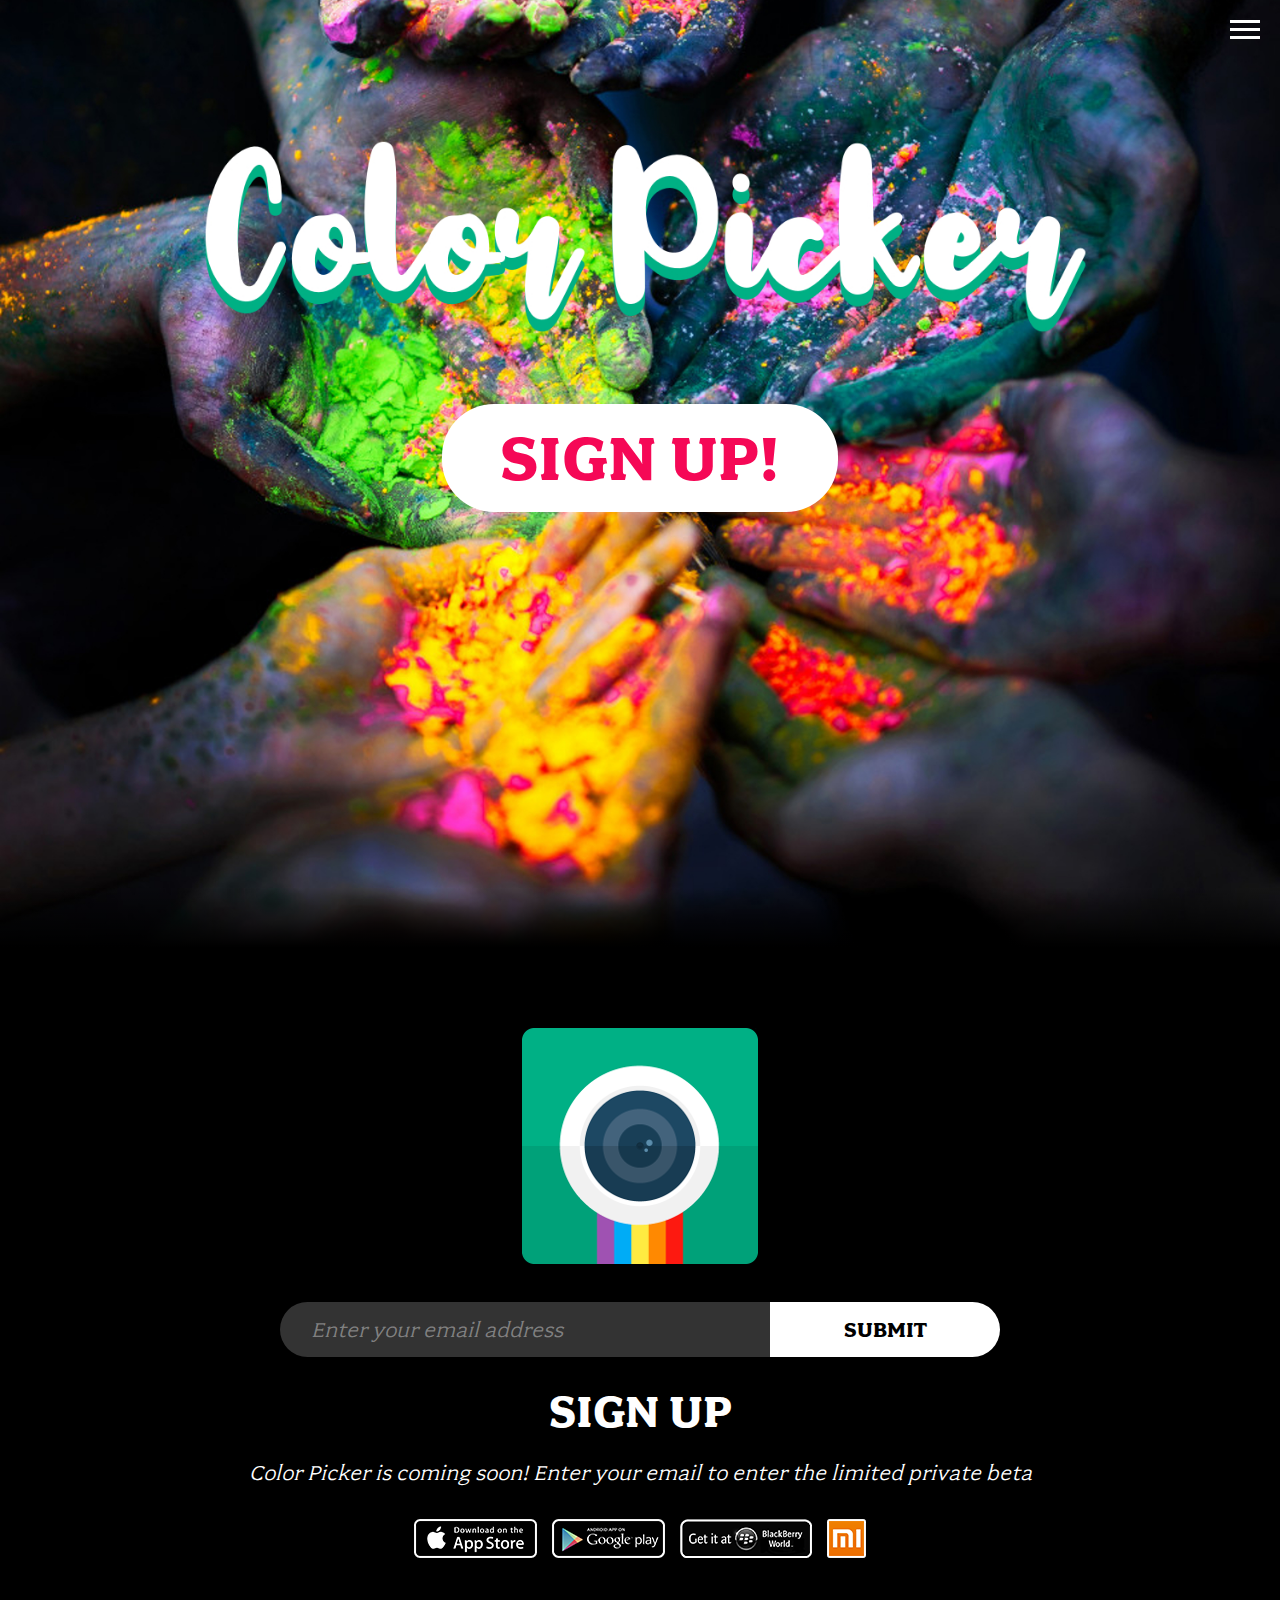
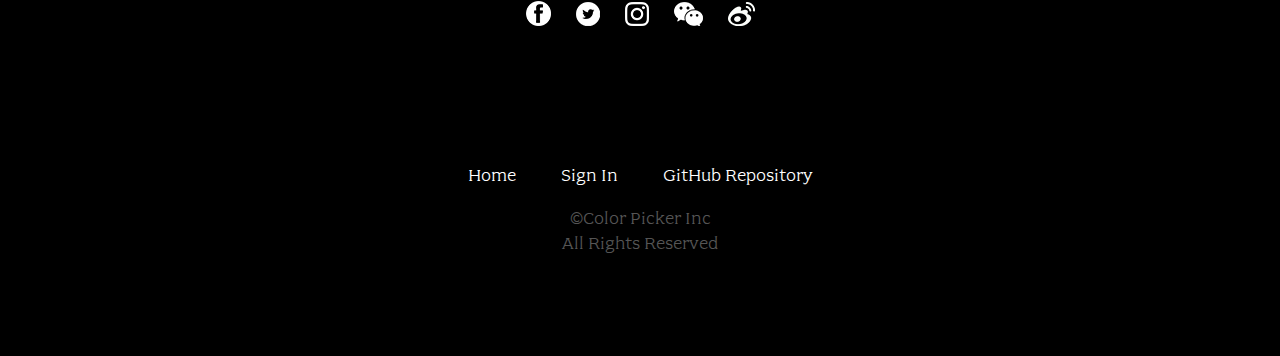
<file: WebInterface/index.html>
<!doctype html>
<html class="no-js" lang="">
<head>
  <meta charset="utf-8">
  <meta name="description" content="">
  <meta name="viewport" content="width=device-width, initial-scale=1">
  <title>Color Picker</title>

  <link rel="stylesheet" href="css/font.css">
  <link rel="stylesheet" href="css/main.css">

  <script src="js/vendor/modernizr.js"></script>
</head>
<body class="page-home">

  <header class="site-header">
    <h1 class="title">Color Picker</h1>
    <nav class="site-nav">
      <ul>
        <li><a href="index.html">Home</a></li>
        <li><a href="signin.html">Sign In</a></li>
        <li><a href="https://github.com/skambuilds/ColorPicker.git">GitHub Repository</a></li>
      </ul>
    </nav>
    <button type="button" class="btn-menu"><span>Menu</span></button>
    <a class="home-button" href="register.html">Sign Up!</a>
  </header>   

  <section class="home-sign-up">
    <div class="row column">
      <img class="icon-w" src="images/wr-home-W.png">

      <form onsubmit="javascript:void(0);">
        <input type="email" placeholder="Enter your email address">
        <button type="button">Submit</button>
      </form>

      <h2 class="section-title">Sign Up</h2>

      <p class="content">Color Picker is coming soon! Enter your email to enter the limited private beta</p>

      <div class="apps">
        <a class="app-icon" href=""><img src="images/wr-home-apple.png"></a>
        <a class="app-icon" href=""><img src="images/wr-home-google.png"></a>
        <a class="app-icon" href=""><img src="images/wr-home-blackberry.png"></a>
        <a class="app-icon" href=""><img src="images/wr-home-Xiaomi.png"></a>
      </div>

      <div class="social">
        <a class="icon-fb" href="">Facebook</a>
        <a class="icon-tw" href="">Twitter</a>
        <a class="icon-ig" href="">Instagram</a>
        <a class="icon-wc" href="">Wechat</a>
        <a class="icon-wb" href="">Weibo</a>
      </div>
    </div>
  </section>  

  <footer class="site-footer">
    <div class="row column">
      <nav class="footer-nav">
        <ul>
          <li><a href="index.html">Home</a></li>
          <li><a href="signin.html">Sign In</a></li>
          <li><a href="https://github.com/skambuilds/ColorPicker.git">GitHub Repository</a></li>
        </ul>
      </nav>
    </div>

    <div class="row column">
      <div class="footer-legal">
        &copy;Color Picker Inc<br>
        All Rights Reserved
      </div>
    </div>
  </footer>

  <script src="js/vendor.js"></script>

  <script src="js/main.js"></script>
</body>
</html>
</file>
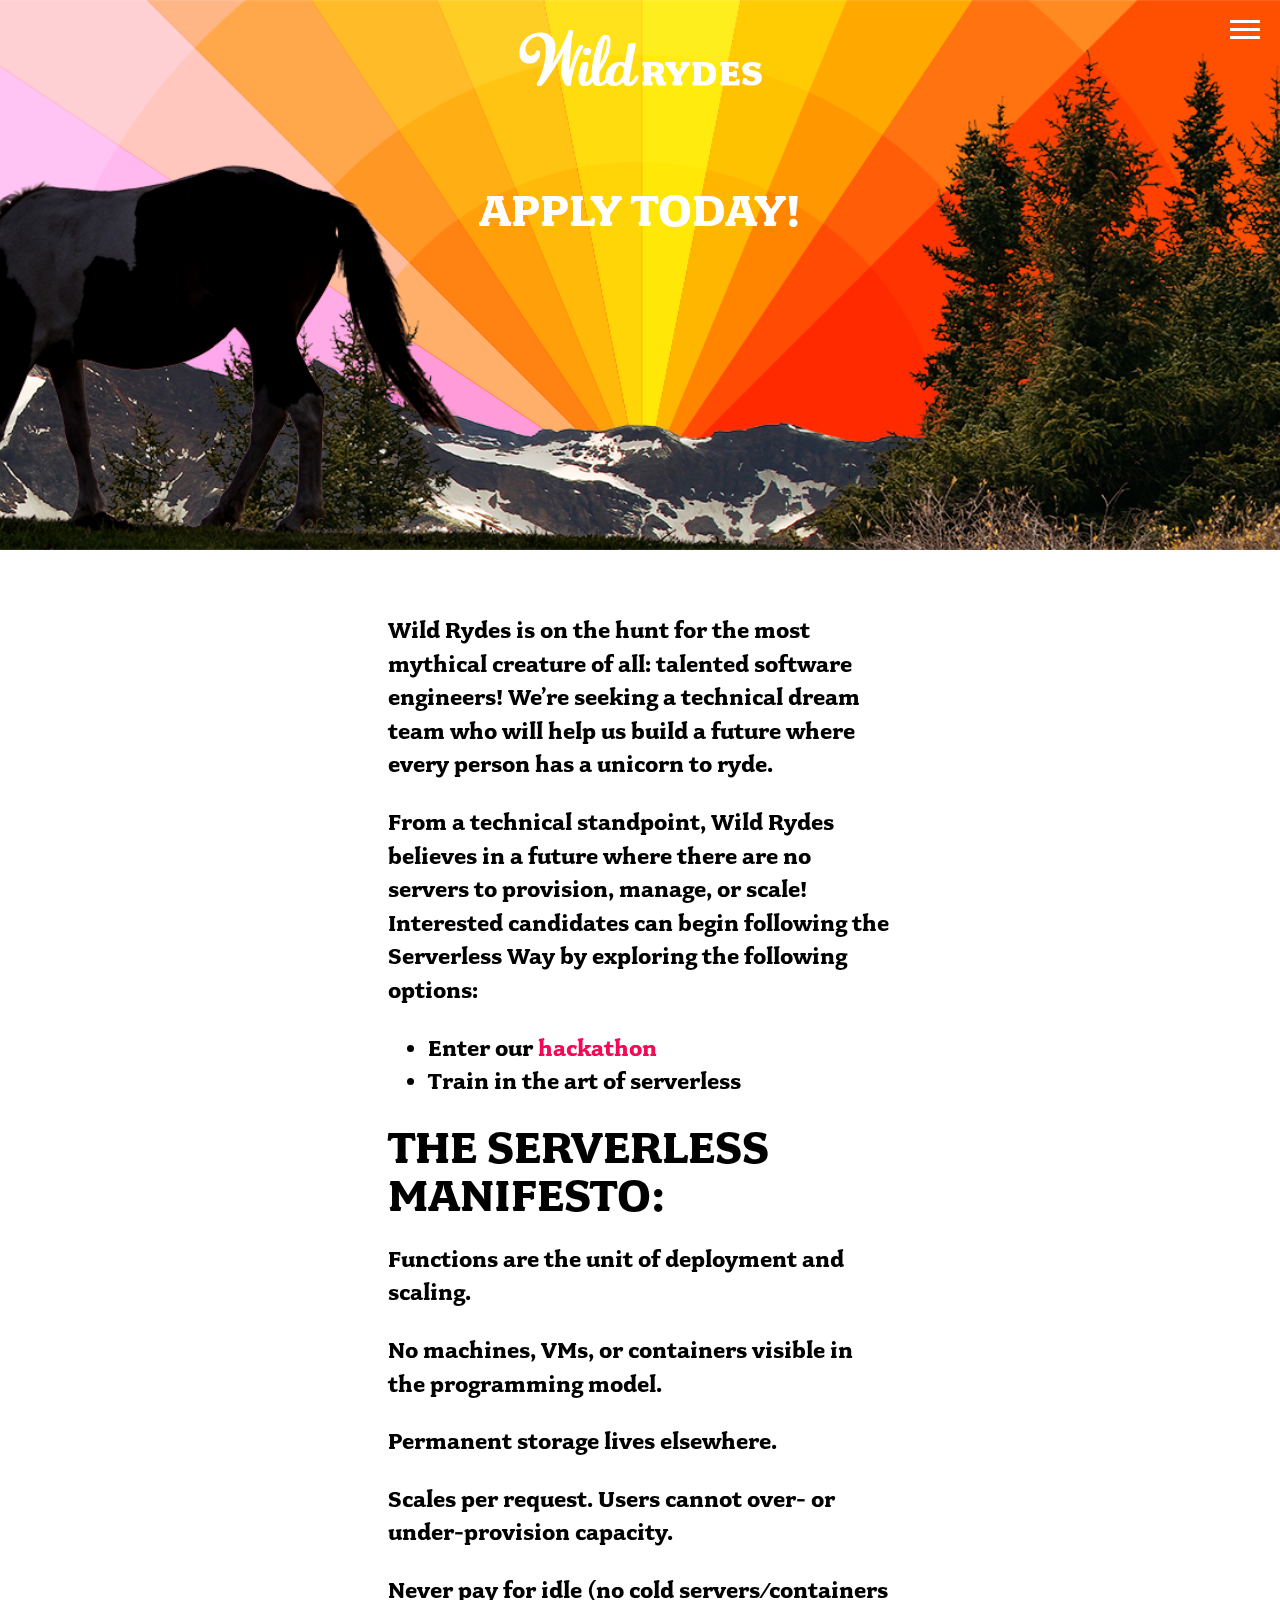
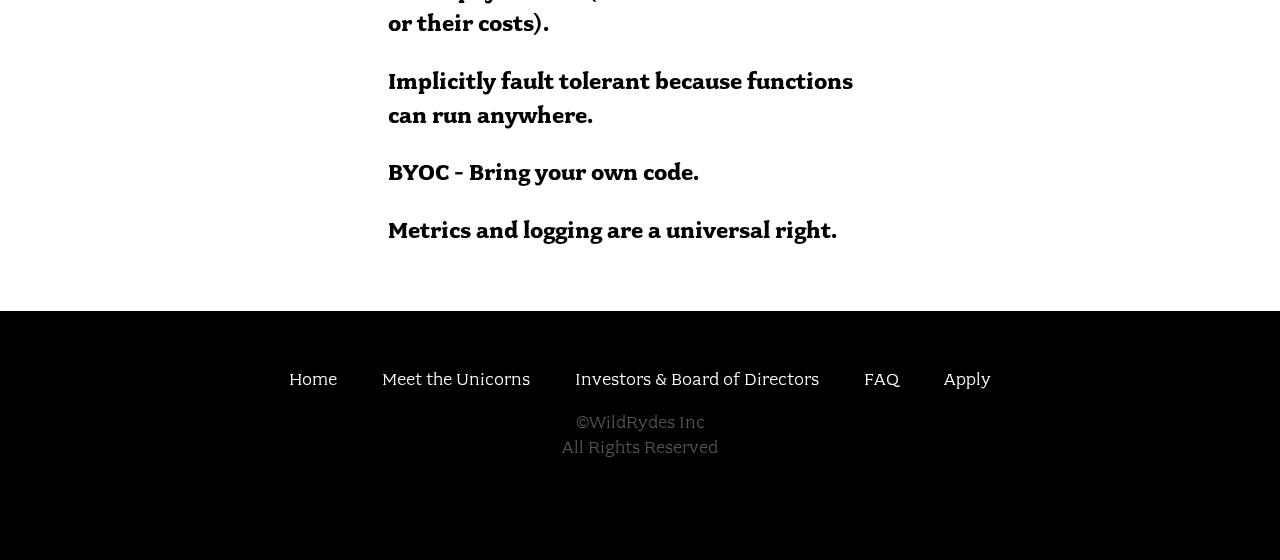
<file: WebInterface/apply.html>
<!doctype html>
<html class="no-js" lang="">
<head>
  <meta charset="utf-8">
  <meta name="description" content="">
  <meta name="viewport" content="width=device-width, initial-scale=1">
  <title>Apply - Wild Rydes</title>

  <link rel="stylesheet" href="css/font.css">
  <link rel="stylesheet" href="css/main.css">

  <script src="js/vendor/modernizr.js"></script>
</head>
<body class="page-apply">

  <header class="site-header">
    <div class="site-logo">Wild Rydes</div>

    <div class="row column medium-8 large-6 xlarge-5 xxlarge-4">
      <h1 class="title">Apply Today!</h1>
    </div>

    <nav class="site-nav">
      <ul>
        <li><a href="index.html">Home</a></li>
        <li><a href="unicorns.html">Meet the Unicorns</a></li>
        <li><a href="investors.html">Investors & Board of Directors</a></li>
        <li><a href="faq.html">FAQ</a></li>
        <li><a href="apply.html">Apply</a></li>
      </ul>
    </nav>
    <button type="button" class="btn-menu"><span>Menu</span></button>
  </header>

  <section class="content">
    <div class="row column medium-10 large-7 xlarge-5">
      <p>Wild Rydes is on the hunt for the most mythical creature of all: talented software engineers! We’re seeking a technical dream team who will help us build a future where every person has a unicorn to ryde.</p>
      <p>From a technical standpoint, Wild Rydes believes in a future where there are no servers to provision, manage, or scale! Interested candidates can begin following the Serverless Way by exploring the following options:</p>
      <ul>
        <li>Enter our <a href="http://awschatbot.devpost.com" target="_blank">hackathon</a></li>
        <li>Train in the art of serverless</li>
      </ul>

      <h2>The Serverless Manifesto:</h2>
      <p>Functions are the unit of deployment and scaling.</p>
      <p>No machines, VMs, or containers visible in the programming model.</p>
      <p>Permanent storage lives elsewhere.</p>
      <p>Scales per request. Users cannot over- or under-provision capacity.</p>
      <p>Never pay for idle (no cold servers/containers or their costs).</p>
      <p>Implicitly fault tolerant because functions can run anywhere.</p>
      <p>BYOC - Bring your own code.</p>
      <p>Metrics and logging are a universal right.</p>
    </div>
  </section>

  <footer class="site-footer">
    <div class="row column">
      <nav class="footer-nav">
        <ul>
          <li><a href="index.html">Home</a></li>
          <li><a href="unicorns.html">Meet the Unicorns</a></li>
          <li><a href="investors.html">Investors & Board of Directors</a></li>
          <li><a href="faq.html">FAQ</a></li>
          <li><a href="apply.html">Apply</a></li>
        </ul>
      </nav>
    </div>

    <div class="row column">
      <div class="footer-legal">
        &copy;WildRydes Inc<br>
        All Rights Reserved
      </div>
    </div>
  </footer>

  <script src="js/vendor.js"></script>

  <script src="js/main.js"></script>
</body>
</html>
</file>
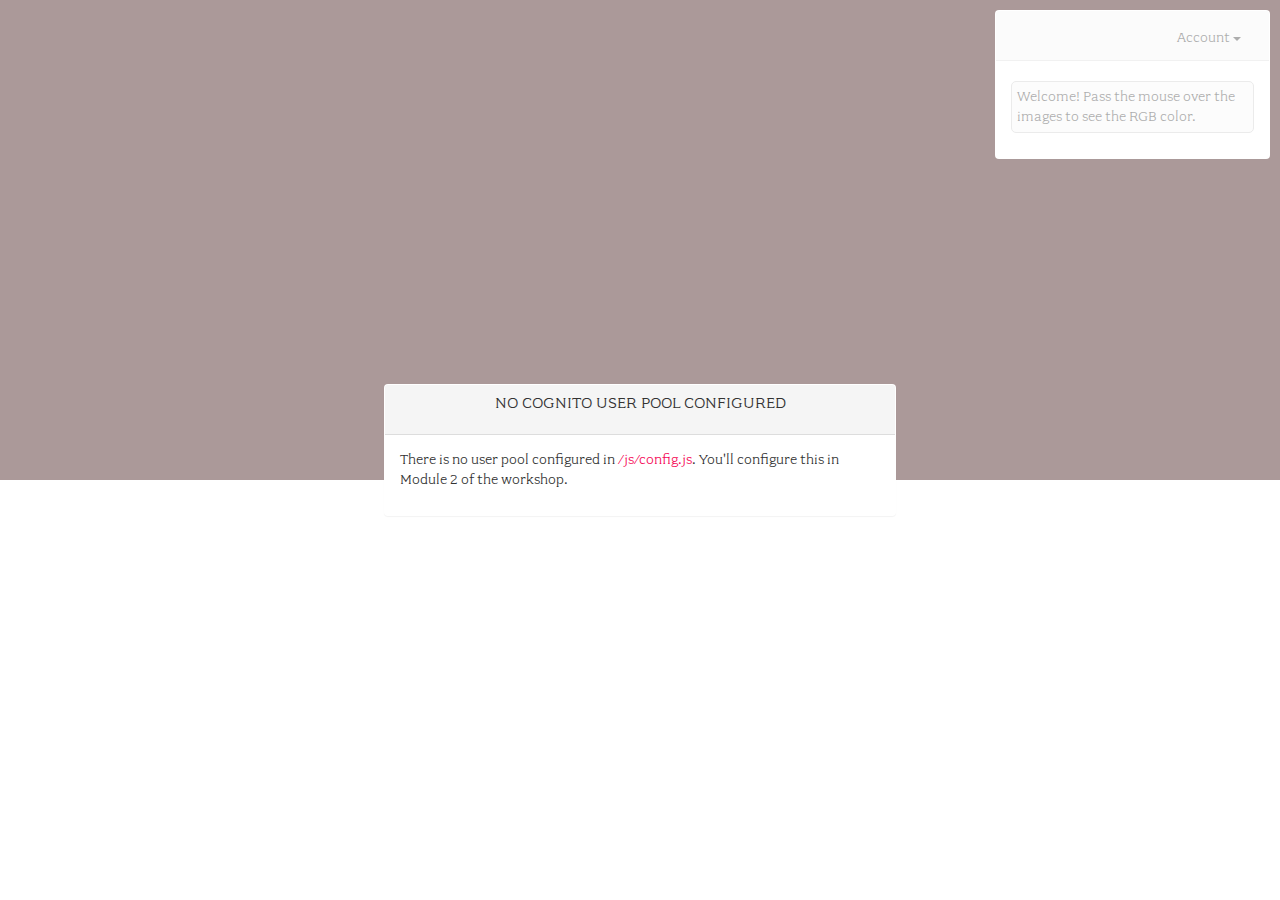
<file: WebInterface/ride.html>
<!DOCTYPE html>
<html class="no-js" lang=""> <!--modd-->

<head>
    <meta charset="utf-8">
    <meta name="viewport" content="initial-scale=1,maximum-scale=1,user-scalable=no">
    <title>Image Viewer</title>
    <meta charset="utf-8">
    <meta http-equiv="X-UA-Compatible" content="IE=edge">
    <meta name="viewport" content="width=device-width, initial-scale=1">
    <meta name="description" content="Serverless web application example">
    <meta name="author" content="">


    <link rel="stylesheet" href="https://maxcdn.bootstrapcdn.com/bootstrap/3.3.7/css/bootstrap.min.css" integrity="sha384-BVYiiSIFeK1dGmJRAkycuHAHRg32OmUcww7on3RYdg4Va+PmSTsz/K68vbdEjh4u" crossorigin="anonymous">
    <!--<link rel="stylesheet" href="https://js.arcgis.com/4.3/esri/css/main.css">-->  <!--modd-->
    <link rel="stylesheet" href="css/ride.css">
    <link rel="stylesheet" href="css/message.css">

    <!--modd-->
    <link rel="stylesheet" href="css/font.css">
    <link rel="stylesheet" href="css/main.css">

    <script src="js/vendor/modernizr.js"></script>
</head>

<body class="page-investors"> <!--modd-->

    

    <div class="info panel panel-default">
        <div class="panel-heading">
            <button id="request" class="btn btn-primary" disabled="disabled" style="display: none;">Set pickup</button>
            <div class="dropdown pull-right">
                <button id="accountLink" class="btn" type="button" data-toggle="dropdown" aria-haspopup="true" aria-expanded="false">
                    Account <span class="caret"></span>
                </button>
                <ul class="dropdown-menu" aria-labelledby="accountLink">
                    <li><a id="signOut" href="#">Sign out</a></li>
                </ul>
            </div>
        </div>
        <div class="panel-body">
            <ol id="updates">
                <li>Welcome! Pass the mouse over the images to see the RGB color.</li>
            </ol>
        </div>
    </div>

    <div id="noApiMessage" class="configMessage" style="display: none;">
        <div class="backdrop"></div>
        <div class="panel panel-default">
            <div class="panel-heading">
                <h3 class="panel-title">Successfully Authenticated!</h3>
            </div>
            <div class="panel-body">
                <p>This page is not functional yet because there is no API invoke URL configured in <a href="/js/config.js">/js/config.js</a>. You'll configure this in Module 3.</p>
                <p>In the meantime, if you'd like to test the Amazon Cognito user pool authorizer for your API, use the auth token below:</p>
                <textarea class="authToken"></textarea>
            </div>
        </div>
    </div>

    <div id="noCognitoMessage" class="configMessage" style="display: none;">
        <div class="backdrop"></div>
        <div class="panel panel-default">
            <div class="panel-heading">
                <h3 class="panel-title">No Cognito User Pool Configured</h3>
            </div>
            <div class="panel-body">
                <p>There is no user pool configured in <a href="/js/config.js">/js/config.js</a>. You'll configure this in Module 2 of the workshop.</p>
            </div>
        </div>
    </div>

<!--    <div id="main">
        <div id="map">
        </div>
    </div>

    <div id="authTokenModal" class="modal fade" tabindex="-1" role="dialog" aria-labelledby="authToken">
        <div class="modal-dialog" role="document">
            <div class="modal-content">
                <div class="modal-header">
                    <button type="button" class="close" data-dismiss="modal" aria-label="Close"><span aria-hidden="true">&times;</span></button>
                    <h4 class="modal-title" id="myModalLabel">Your Auth Token</h4>
                </div>
                <div class="modal-body">
                    <textarea class="authToken"></textarea>
                </div>
                <div class="modal-footer">
                    <button type="button" class="btn btn-default" data-dismiss="modal">Close</button>
                </div>
            </div>
        </div>
    </div>
-->
    <div id="codeNumberModal" class="modal fade" tabindex="-1" role="dialog" aria-labelledby="codeNumber">
        <div class="modal-dialog" role="document">
            <div class="modal-content">
                <div class="modal-header">
                    <button type="button" class="close" data-dismiss="modal" aria-label="Close"><span aria-hidden="true">&times;</span></button>
                    <h4 class="modal-title" id="myModalLabel">Your Code Number</h4>
                </div>
                <div class="modal-body">
                    <textarea class="codeNumber"></textarea>
                </div>
                <div class="modal-footer">
                    <button type="button" class="btn btn-default" data-dismiss="modal">Close</button>
                </div>
            </div>
        </div>
    </div> 

    <!--<div id="viewer" />--> <!--modd-->

    <section class="board-directors">
        <div id="viewer" />
    </section>

    <script src="js/vendor/jquery-3.1.0.js"></script>
    <script src="js/vendor/bootstrap.min.js"></script>
    <script src="js/vendor/aws-cognito-sdk.min.js"></script>
    <script src="js/vendor/amazon-cognito-identity.min.js"></script>
    <script src="https://js.arcgis.com/4.3/"></script>
    <script src="js/config.js"></script>
    <script src="js/cognito-auth.js"></script>
    <!--<script src="js/esri-map.js"></script>-->
    <script src="js/ride.js"></script>

    <script src="js/main.js"></script> <!--modd-->
</body>

</html>
</file>
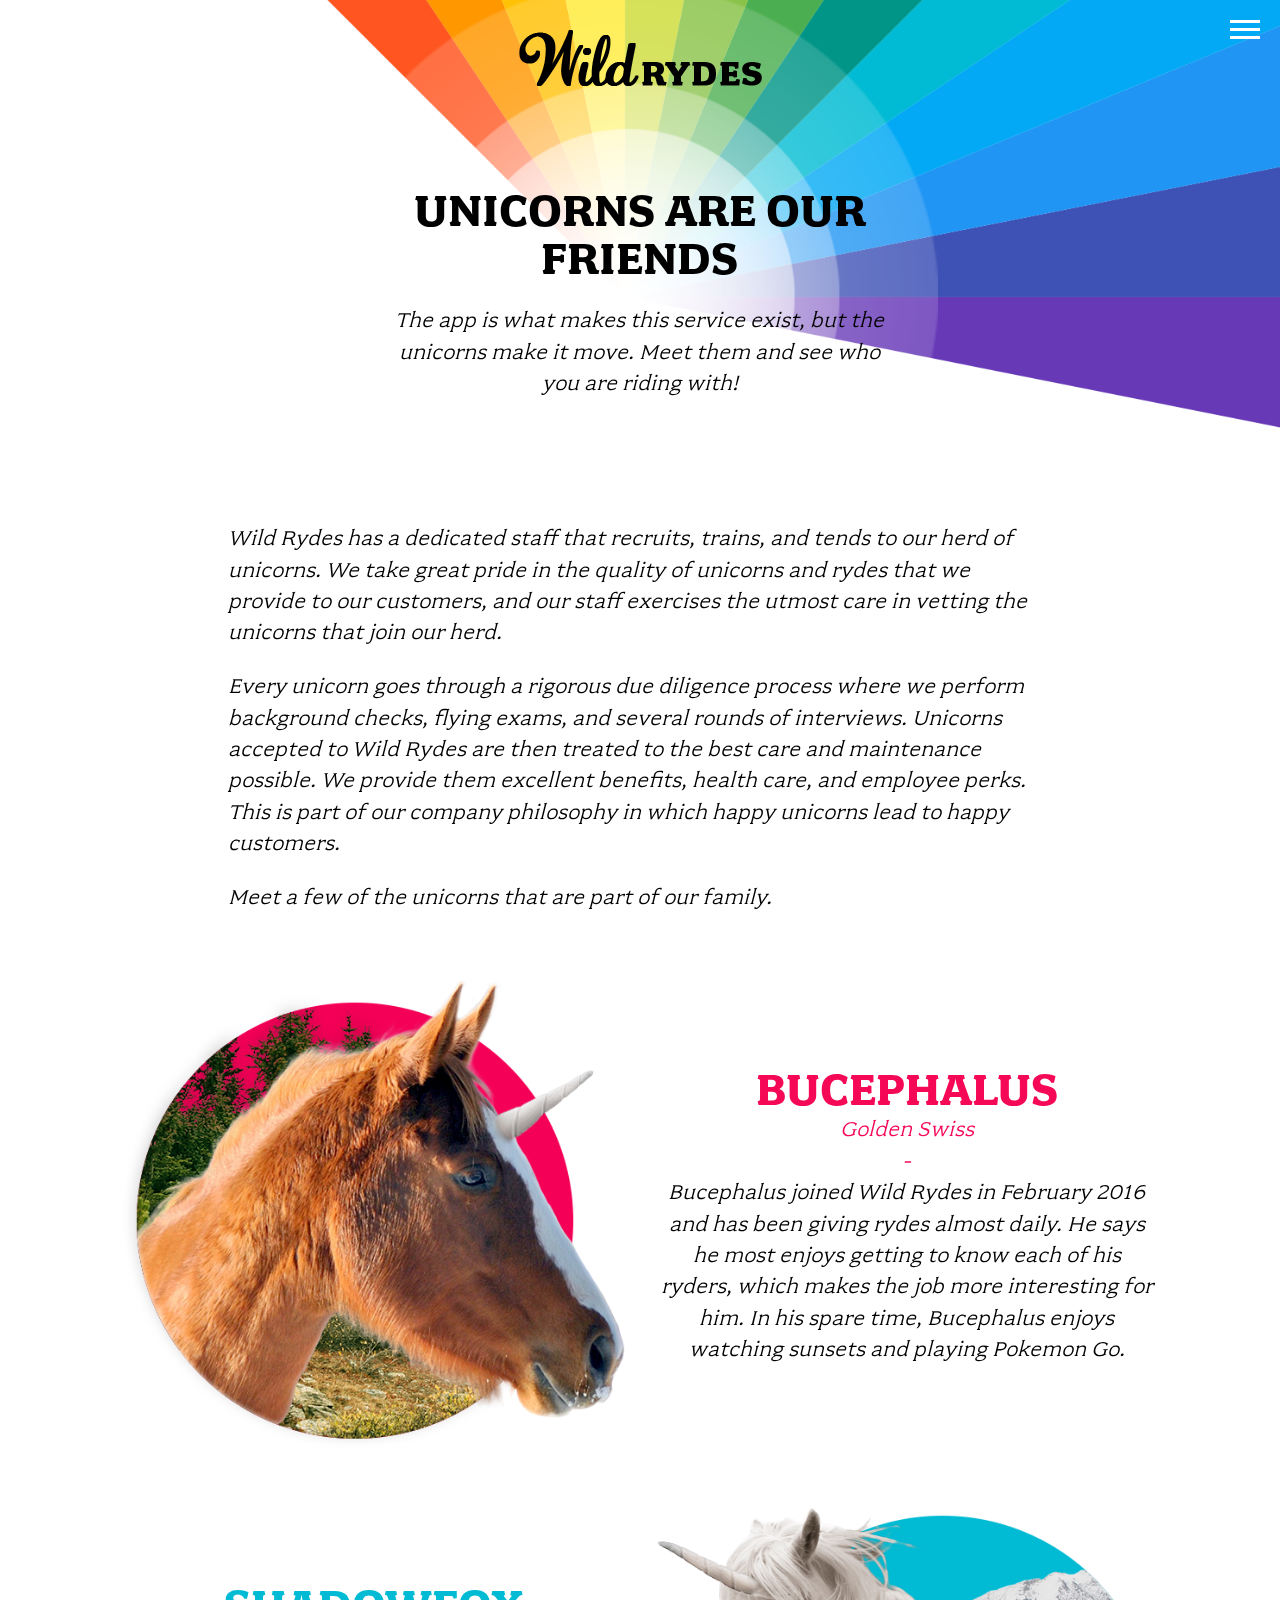
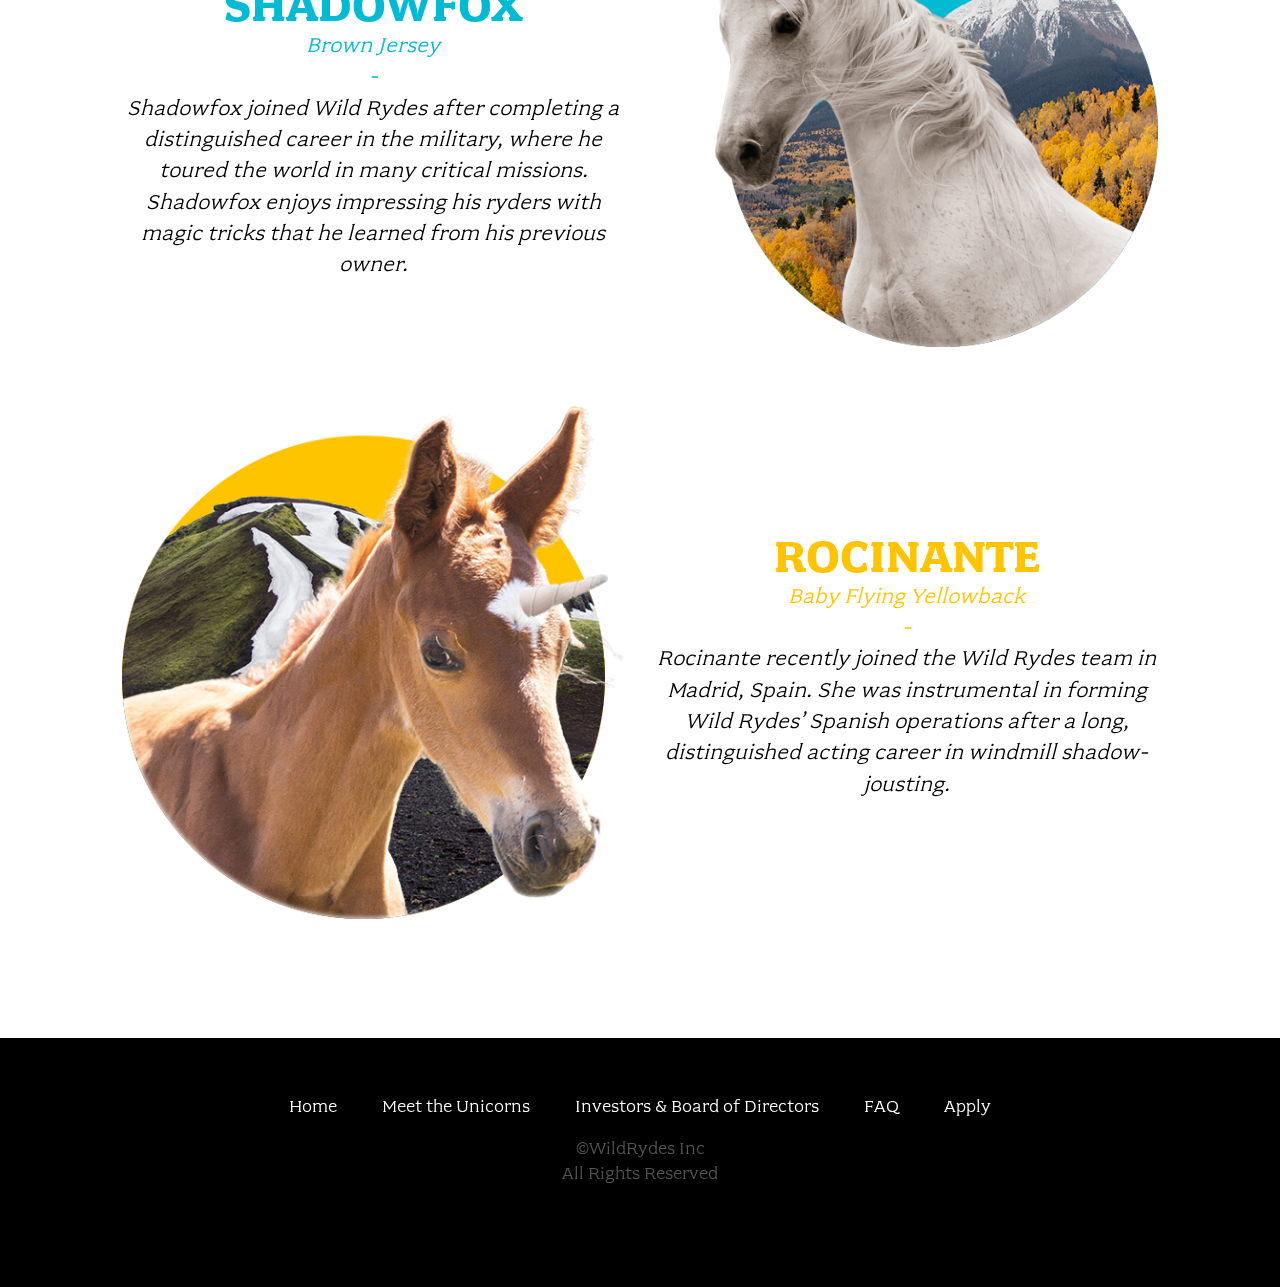
<file: WebInterface/unicorns.html>
<!doctype html>
<html class="no-js" lang="">
<head>
  <meta charset="utf-8">
  <meta name="description" content="">
  <meta name="viewport" content="width=device-width, initial-scale=1">
  <title>Unicorns - Wild Rydes</title>

  <link rel="stylesheet" href="css/font.css">
  <link rel="stylesheet" href="css/main.css">

  <script src="js/vendor/modernizr.js"></script>
</head>
<body class="page-unicorns">

  <header class="site-header">
    <div class="site-logo dark">Wild Rydes</div>

    <div class="row column medium-8 large-6 xlarge-5 xxlarge-4">
      <h1 class="title">Unicorns Are Our Friends</h1>
      <p class="content">
        The app is what makes this service exist, but the unicorns make it move. Meet them and see who you are riding with!
      </p>
    </div>

    <nav class="site-nav">
      <ul>
        <li><a href="index.html">Home</a></li>
        <li><a href="unicorns.html">Meet the Unicorns</a></li>
        <li><a href="investors.html">Investors & Board of Directors</a></li>
        <li><a href="faq.html">FAQ</a></li>
        <li><a href="apply.html">Apply</a></li>
      </ul>
    </nav>
    <button type="button" class="btn-menu"><span>Menu</span></button>
  </header>

  <div class="row column medium-10 large-8 xxlarge-6">
    <p class="content">
      Wild Rydes has a dedicated staff that recruits, trains, and tends to our herd of unicorns. We take great pride in the quality of unicorns and rydes that we provide to our customers, and our staff exercises the utmost care in vetting the unicorns that join our herd.
    </p>

    <p class="content">
      Every unicorn goes through a rigorous due diligence process where we perform background checks, flying exams, and several rounds of interviews. Unicorns accepted to Wild Rydes are then treated to the best care and maintenance possible. We provide them excellent benefits, health care, and employee perks. This is part of our company philosophy in which happy unicorns lead to happy customers.
    </p>

    <p class="content">Meet a few of the unicorns that are part of our family.</p>
  </div>

  <section class="unicorns-list">
    <div class="row">
      <div class="unicorn jimmy">
        <div class="columns medium-5 large-6 xlarge-5 xlarge-offset-1">
          <img src="images/wr-unicorn-one.png" alt="Jimmy Three Legs">
        </div>

        <div class="columns medium-7 large-6 xlarge-5 xxlarge-4">
          <h2 class="title">Bucephalus</h2>
          <div class="subtitle">Golden Swiss</div>
          <p class="content">
            Bucephalus joined Wild Rydes in February 2016 and has been giving rydes almost daily. He says he most enjoys getting to know each of his ryders, which makes the job more interesting for him. In his spare time, Bucephalus enjoys watching sunsets and playing Pokemon Go.
          </p>
        </div>
      </div>
    </div>

    <div class="row">
      <div class="unicorn henry">
        <div class="columns medium-5 medium-push-7 large-6 large-push-6 xlarge-5 xlarge-offset-1 xlarge-push-5">
          <img src="images/wr-unicorn-two.png" alt="Hot Shoe Henry">
        </div>

        <div class="columns medium-7 medium-pull-5 large-6 large-pull-6 xlarge-5 xlarge-pull-5 xxlarge-4 xxlarge-offset-1">
          <h2 class="title">Shadowfox</h2>
          <div class="subtitle">Brown Jersey</div>
          <p class="content">
            Shadowfox joined Wild Rydes after completing a distinguished career in the military, where he toured the world in many critical missions. Shadowfox enjoys impressing his ryders with magic tricks that he learned from his previous owner.
          </p>
        </div>
      </div>
    </div>

    <div class="row">
      <div class="unicorn veronica">
        <div class="columns medium-5 large-6 xlarge-5 xlarge-offset-1">
          <img src="images/wr-unicorn-three.png" alt="Veronica">
        </div>

        <div class="columns medium-7 large-6 xlarge-5 xxlarge-4">
          <h2 class="title">Rocinante</h2>
          <div class="subtitle">Baby Flying Yellowback</div>
          <p class="content">
            Rocinante recently joined the Wild Rydes team in Madrid, Spain. She was instrumental in forming Wild Rydes’ Spanish operations after a long, distinguished acting career in windmill shadow-jousting.
          </p>
        </div>
      </div>
    </div>
  </section>

  <footer class="site-footer">
    <div class="row column">
      <nav class="footer-nav">
        <ul>
          <li><a href="index.html">Home</a></li>
          <li><a href="unicorns.html">Meet the Unicorns</a></li>
          <li><a href="investors.html">Investors & Board of Directors</a></li>
          <li><a href="faq.html">FAQ</a></li>
          <li><a href="apply.html">Apply</a></li>
        </ul>
      </nav>
    </div>

    <div class="row column">
      <div class="footer-legal">
        &copy;WildRydes Inc<br>
        All Rights Reserved
      </div>
    </div>
  </footer>

  <script src="js/vendor.js"></script>

  <script src="js/main.js"></script>
</body>
</html>
</file>
<file: WebInterface/css/font.css>
@font-face {
    font-family: "fairplex-wide";
    font-style: normal;
    font-weight: 400;
    src: url("../fonts/fairplex-wide-n4.woff") format("woff2");
}
@font-face {
    font-family: "fairplex-wide";
    font-style: normal;
    font-weight: 700;
    src: url("../fonts/fairplex-wide-n7.woff") format("woff2");
}
</file>
<file: WebInterface/css/ride.css>
html, body, #main, #map {
    padding: 0;
    margin: 0;
    height: 100%;
    width: 100%;
}

.info {
    position: absolute;
    right: 10px;
    top: 10px;
    z-index: 100;
    width: 275px;
    background: transparent;
}

.info .panel-body {
    background: transparent;
}

#request {
    position: relative;
    background: #fcc1d4 none repeat scroll 0 0;
    color: #000;
    border-color: #000;
    border-radius: 5px;
    text-align: center;
    width: 135px;
}

#request:disabled {
    color: #999;
    border-color: #999;
}

#accountLink {
    background: inherit;
}

#updates {
    list-style: none;
    margin-top: 5px;
    padding: 0;
}

#updates li {
    margin: 3px 0;
    border: 1px solid #ccc;
    border-radius: 5px;
    background-color: #f7f7f7;
    padding: 5px;
}

.authToken {
    word-wrap: break-word;
    width: 100%;
}
</file>
<file: WebInterface/css/message.css>
.panel-default {
    border-color: #dddddd;
}
.panel {
    background-color: #ffffff;
    border: 1px solid rgba(0, 0, 0, 0);
    border-radius: 4px;
    box-shadow: 0 1px 1px rgba(0, 0, 0, 0.05);
}

.panel-default > .panel-heading {
    background-color: #f5f5f5;
    border-color: #dddddd;
    color: #333333;
}
.panel-heading {
    height: 50px;
    border-bottom: 1px solid rgba(0, 0, 0, 0);
    border-top-left-radius: 3px;
    border-top-right-radius: 3px;
    padding: 10px 15px;
}

.panel-title {
    color: inherit;
    font-size: 16px;
    margin-bottom: 0;
    margin-top: 0;
}

.configMessage {
    width: 100%;
    height: 100%;
    text-align: center;
    background: transparent;
    position: absolute;
    z-index: 2000;
}

.configMessage .panel {
    margin: auto;
    width: 40%;
    top: 50%;
    position: relative;
    transform: translateY(-50%);
    -ms-transform: translateY(-50%);
    -moz-transform: translateY(-50%);
    -webkit-transform: translateY(-50%);
    -o-transform: translateY(-50%);
    z-index: 100;
}

.configMessage .panel-body {
    text-align: left;
}

.configMessage .backdrop {
    position: absolute;
    width: 100%;
    height: 100%;
    background: #fff;
    opacity: 0.6;
    z-index: 50;
}
</file>
